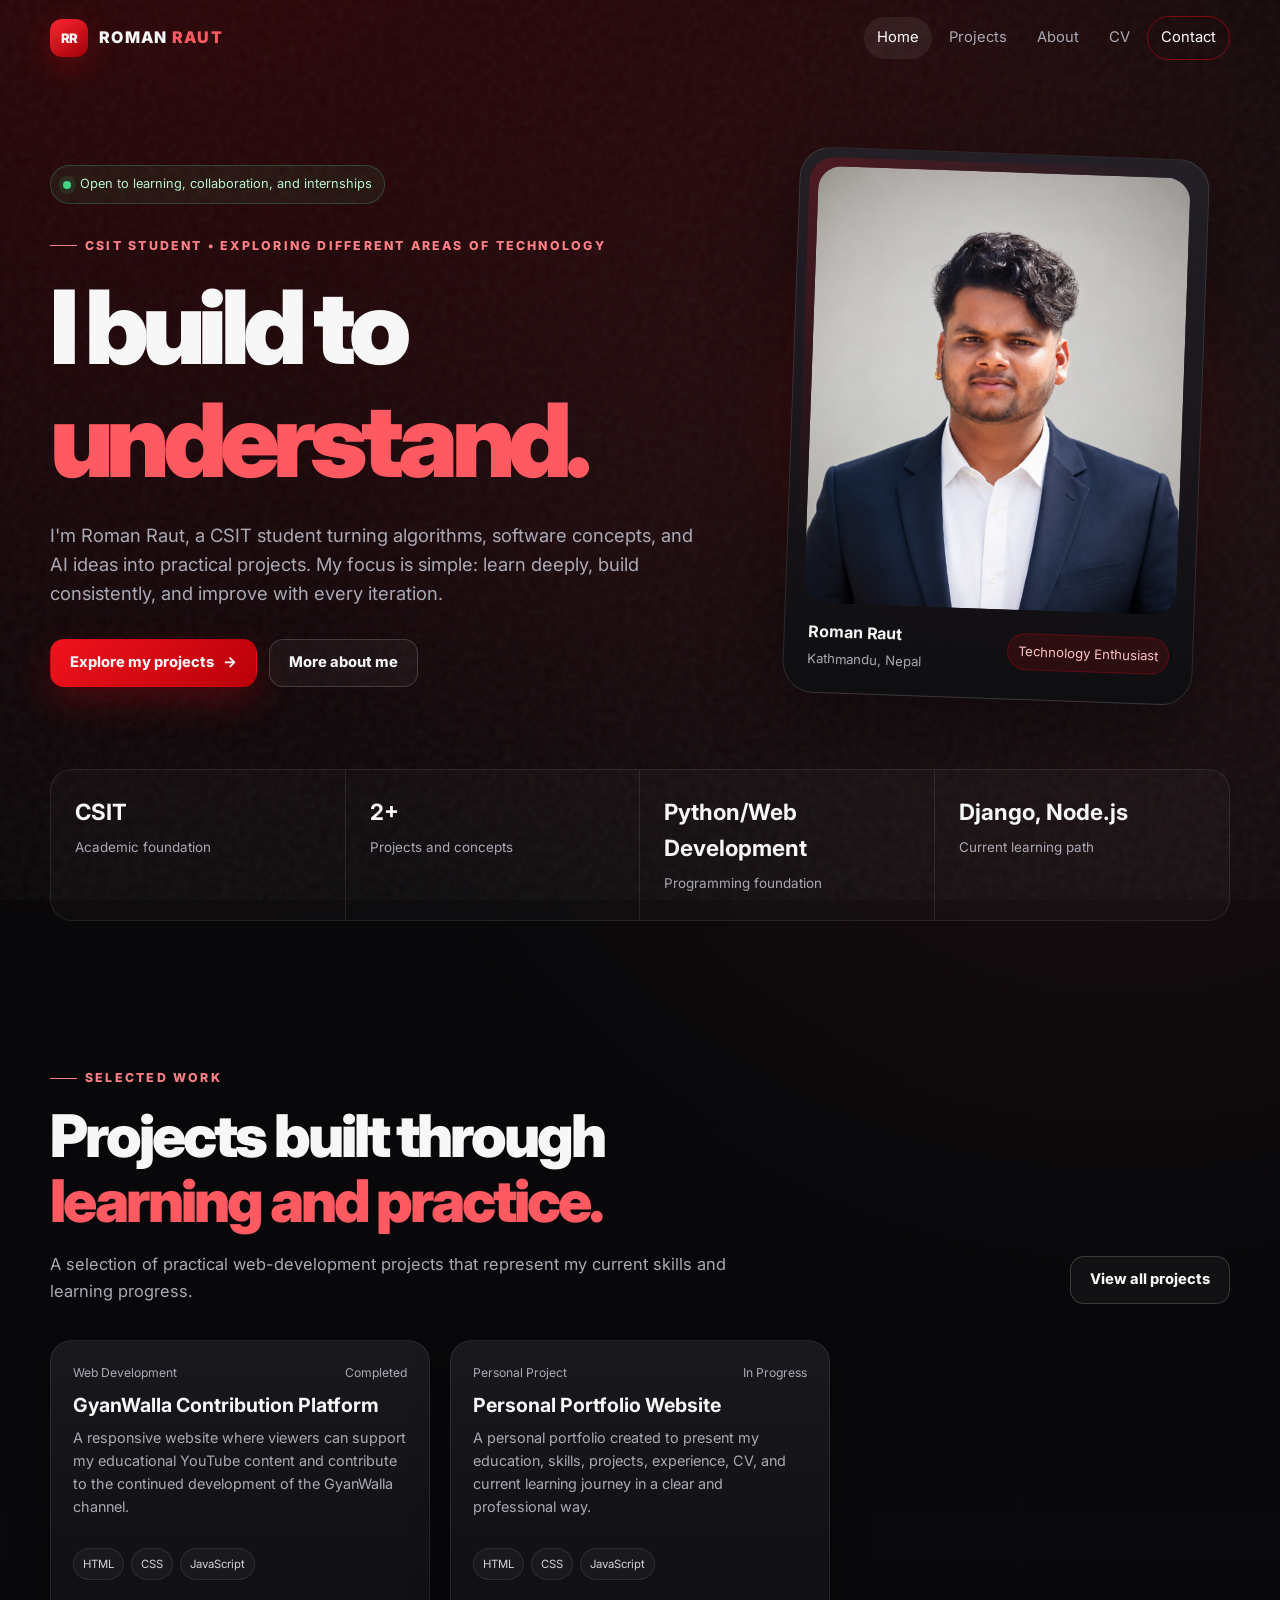
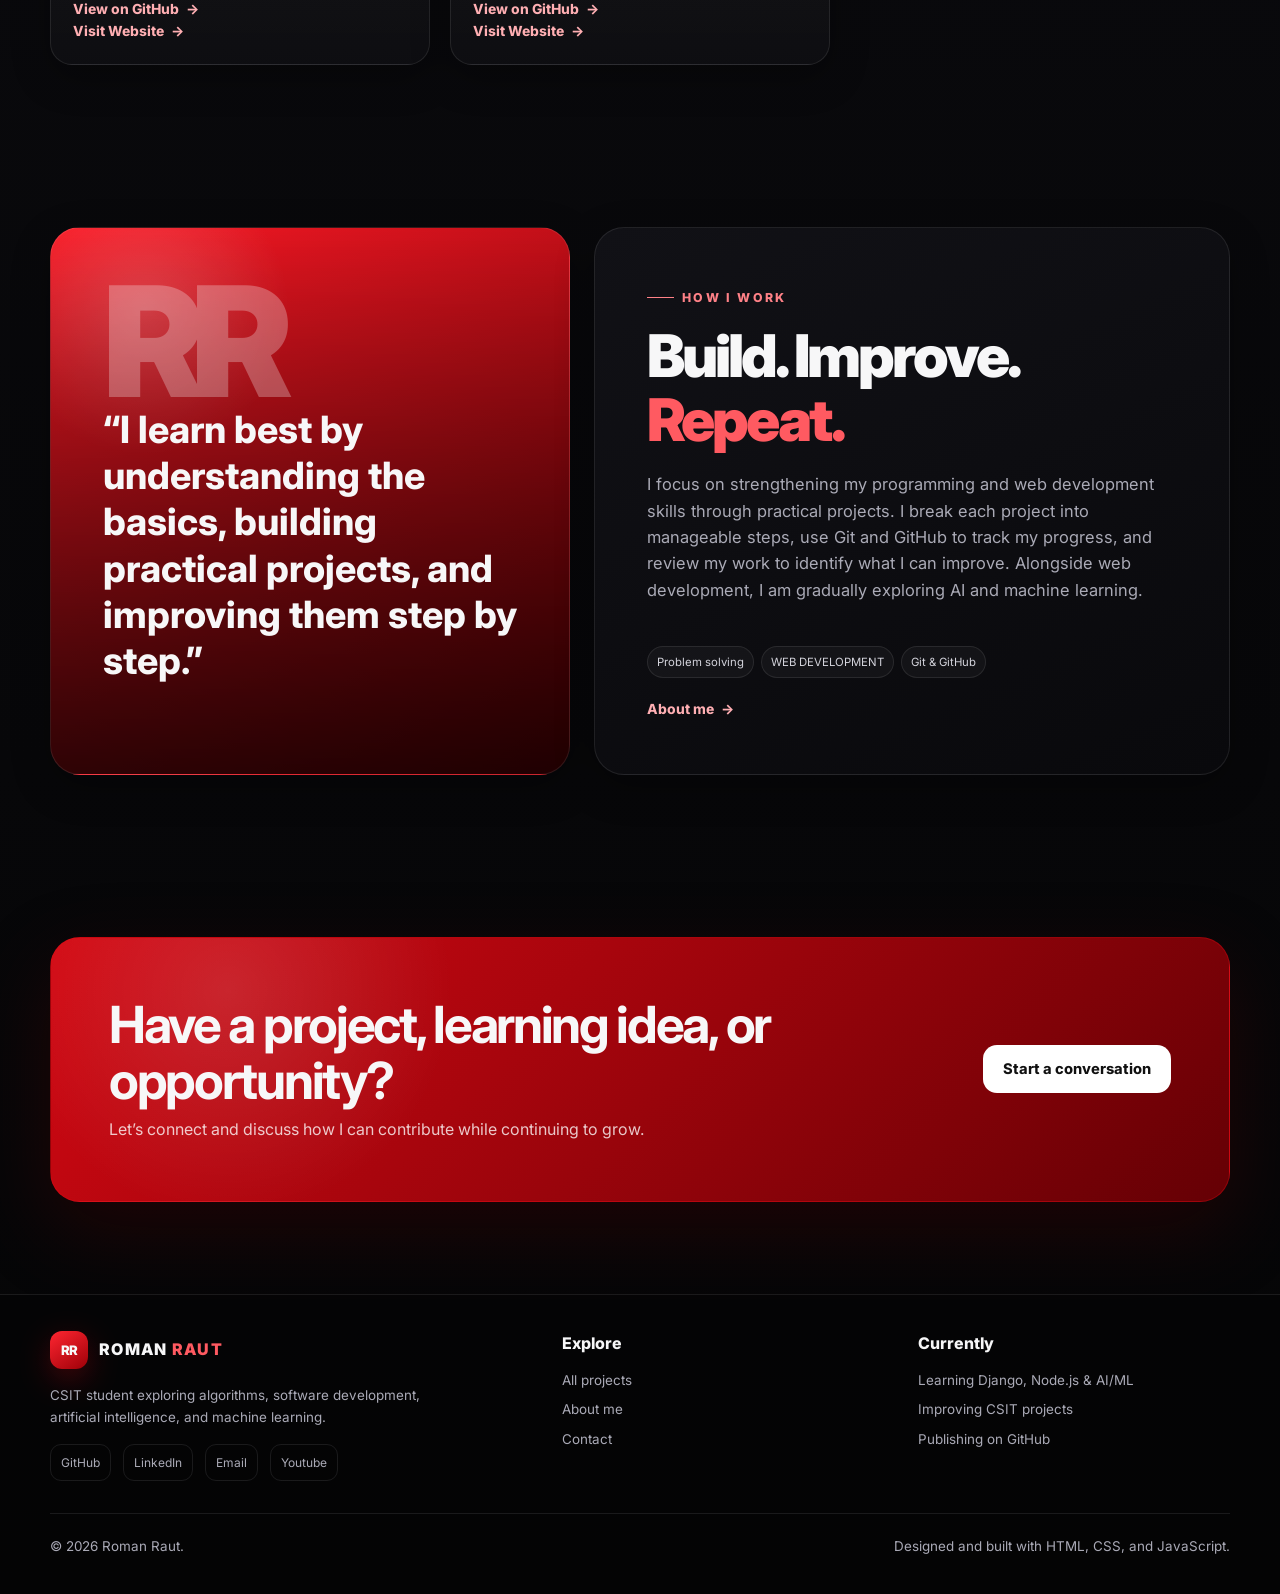
<file: index.html>
<!doctype html>
<html lang="en">
<head>
  <meta charset="utf-8">
  <meta name="viewport" content="width=device-width, initial-scale=1">
  <meta name="description" content="Portfolio of Roman Raut, a CSIT student exploring algorithms, web development, AI, and machine learning.">
  <meta name="theme-color" content="#050506">
  <title>Roman Raut | CSIT Student &amp; AI/ML Explorer</title>
  <link rel="preconnect" href="https://fonts.googleapis.com">
  <link rel="preconnect" href="https://fonts.gstatic.com" crossorigin>
  <link href="https://fonts.googleapis.com/css2?family=Inter:wght@400;500;600;700;800;900&display=swap" rel="stylesheet">
  <link rel="stylesheet" href="assets/css/style.css">
</head>
<body data-page="home">
<a class="skip-link" href="#main-content">Skip to content</a>
<header class="site-header">
  <div class="container nav-shell">
    <a class="brand" href="index.html" aria-label="Roman Raut home">
      <span class="brand-mark">RR</span>
      <span class="brand-name">ROMAN <span>RAUT</span></span>
    </a>
    <button class="menu-button" type="button" aria-label="Open navigation" aria-expanded="false"><span></span></button>
    <nav class="nav-links" aria-label="Main navigation">
      <a href="index.html" data-nav="home">Home</a>
      <a href="projects.html" data-nav="projects">Projects</a>
      <a href="about.html" data-nav="about">About</a>
            <a href="romancv.pdf" target="_blank" rel="noreferrer">CV</a>

      <a href="contact.html" data-nav="contact" class="nav-cta">Contact</a>
    </nav>
  </div>
</header>
<main id="main-content">
  <section class="hero">
    <div class="container">
      <div class="hero-grid">
        <div class="reveal">
          <div class="availability"><span class="availability-dot"></span>Open to learning, collaboration, and internships</div>
          <div class="eyebrow">CSIT Student • exploring different areas of technology</div>
          <h1 class="display-title">I build to <span class="accent">understand.</span></h1>
          <p class="hero-copy">I'm Roman Raut, a CSIT student turning algorithms, software concepts, and AI ideas into practical projects. My focus is simple: learn deeply, build consistently, and improve with every iteration.</p>
          <div class="hero-actions">
            <a class="button button-primary" href="projects.html">Explore my projects <span>→</span></a>
            <a class="button button-secondary" href="about.html">More about me</a>
          </div>
        </div>
        <div class="hero-visual reveal">
          <!-- <div class="floating-note note-one"><strong>CSIT</strong>Algorithms + software</div> -->
          <div class="profile-card">
            <img class="profile-image" src="assets/images/profile.jpg" alt="Roman Raut profile placeholder">
            <div class="profile-caption">
              <div><strong>Roman Raut</strong><span>Kathmandu, Nepal</span></div>
              <span class="profile-chip">Technology Enthusiast</span>
            </div>
          </div>
          <!-- <div class="floating-note note-two"><strong>01</strong>Project at a time</div> -->
        </div>
      </div>
      <div class="metric-strip reveal">
        <div class="metric"><strong>CSIT</strong><span>Academic foundation</span></div>
        <div class="metric"><strong>2+</strong><span>Projects and concepts</span></div>
        <div class="metric"><strong>Python/Web Development</strong><span>Programming foundation</span></div>
        <div class="metric"><strong>Django, Node.js </strong><span>Current learning path</span></div>
      </div>
    </div>
  </section>

  <section class="section">
  <div class="container">

    <div class="section-head reveal">
      <div>
        <div class="eyebrow">Selected work</div>

        <h2 class="section-title">
          Projects built through
          <span class="accent">learning and practice.</span>
        </h2>

        <p class="section-copy">
          A selection of practical web-development projects that represent
          my current skills and learning progress.
        </p>
      </div>

      <a
        class="button button-secondary"
        href="projects.html"
      >
        View all projects
      </a>
    </div>

    <div class="project-grid">

      <!-- GYANWALLA CONTRIBUTION PLATFORM -->
      <article class="project-card reveal">
        <div class="project-body">

          <div class="project-meta">
            <span>Web Development</span>
            <span>Completed</span>
          </div>

          <h3 class="project-title">
            GyanWalla Contribution Platform
          </h3>

          <p class="project-description">
            A responsive website where viewers can support my educational
            YouTube content and contribute to the continued development
            of the GyanWalla channel.
          </p>

          <div class="tags">
            <span class="tag">HTML</span>
            <span class="tag">CSS</span>
            <span class="tag">JavaScript</span>
          </div>

            <a
              class="project-link"
              href="https://github.com/meromanraut/Contribution-"
              target="_blank"
              rel="noreferrer"
            >
              View on GitHub <span>→</span>
            </a>
            <a
              class="project-link"
              href="https://contributionforme.vercel.app/"
              target="_blank"
              rel="noreferrer"
            >
              Visit Website <span>→</span>
            </a>

        </div>
      </article>

      <!-- PERSONAL PORTFOLIO -->
      <article class="project-card reveal">
        <div class="project-body">

          <div class="project-meta">
            <span>Personal Project</span>
            <span>In Progress</span>
          </div>

          <h3 class="project-title">
            Personal Portfolio Website
          </h3>

          <p class="project-description">
            A personal portfolio created to present my education, skills,
            projects, experience, CV, and current learning journey in a
            clear and professional way.
          </p>

          <div class="tags">
            <span class="tag">HTML</span>
            <span class="tag">CSS</span>
            <span class="tag">JavaScript</span>
          </div>

            <a
              class="project-link"
              href="https://github.com/meromanraut/Personal-portfolio"
              target="_blank"
              rel="noreferrer"
            >
              View on GitHub <span>→</span>
            </a>
            <a
              class="project-link"
              href="https://romanraut.com.np/"
              target="_blank"
              rel="noreferrer"
            >
              Visit Website <span>→</span>
            </a>
        </div>
      </article>

    </div>

  </div>
</section>

  <section class="section-tight">
    <div class="container split-panel">
      <div class="panel panel-accent reveal">
        <div class="panel-number">RR</div>
        <p class="quote">“I learn best by understanding the basics, building practical projects, and improving them step by step.”</p>
      </div>
      <div class="panel panel-dark reveal">
        <div class="eyebrow">How I work</div>
        <h2 class="section-title">Build. Improve.  <span class="accent">Repeat.</span></h2>
        <p class="section-copy">I focus on strengthening my programming and web development skills through practical projects. I break each project into manageable steps, use Git and GitHub to track my progress, and review my work to identify what I can improve. Alongside web development, I am gradually exploring AI and machine learning.</p>
        <div class="tags" style="margin-top:28px">
          <span class="tag">Problem solving</span><span class="tag">WEB DEVELOPMENT</span><span class="tag">Git &amp; GitHub</span>
        </div>
        <a class="project-link" href="about.html">About me <span>→</span></a>
      </div>
    </div>
  </section>

  <section class="section">
    <div class="container">
      <div class="cta-band reveal">
        <div><h2>Have a project, learning idea, or opportunity?</h2><p>Let’s connect and discuss how I can contribute while continuing to grow.</p></div>
        <a class="button" href="contact.html">Start a conversation</a>
      </div>
    </div>
  </section>
</main>
<footer class="site-footer">
  <div class="container">
    <div class="footer-grid">
      <div>
        <a class="brand" href="index.html"><span class="brand-mark">RR</span><span class="brand-name">ROMAN <span>RAUT</span></span></a>
        <p style="margin-top:16px;max-width:420px">CSIT student exploring algorithms, software development, artificial intelligence, and machine learning.</p>
        <div class="social-links">
          <a href="https://github.com/meromanraut" target="_blank" rel="noreferrer">GitHub</a>
          <a href="https://www.linkedin.com/in/meromanraut/" target="_blank" rel="noreferrer">LinkedIn</a>
          <a href="mailto:roman.raut@example.com">Email</a>
                   <a href="https://www.youtube.com/@GYAN_WALLA">Youtube</a>

        </div>
      </div>
      <div>
        <div class="footer-title">Explore</div>
        <div class="footer-links">
          <a href="projects.html">All projects</a>
          <a href="about.html">About me</a>
          <a href="contact.html">Contact</a>
          

        </div>
      </div>
      <div>
        <div class="footer-title">Currently</div>
        <div class="footer-links">
          <a href="projects.html">Learning Django, Node.js & AI/ML</a>
          <a href="project-numerical-methods.html">Improving CSIT projects</a>
          <a href="https://github.com/meromanraut" target="_blank" rel="noreferrer">Publishing on GitHub</a>
        </div>
      </div>
    </div>
    <div class="footer-bottom">
      <span>© <span data-current-year></span> Roman Raut.</span>
      <span>Designed and built with HTML, CSS, and JavaScript.</span>
    </div>
  </div>
</footer>
<script src="assets/js/main.js"></script>
</body>
</html>
</file>
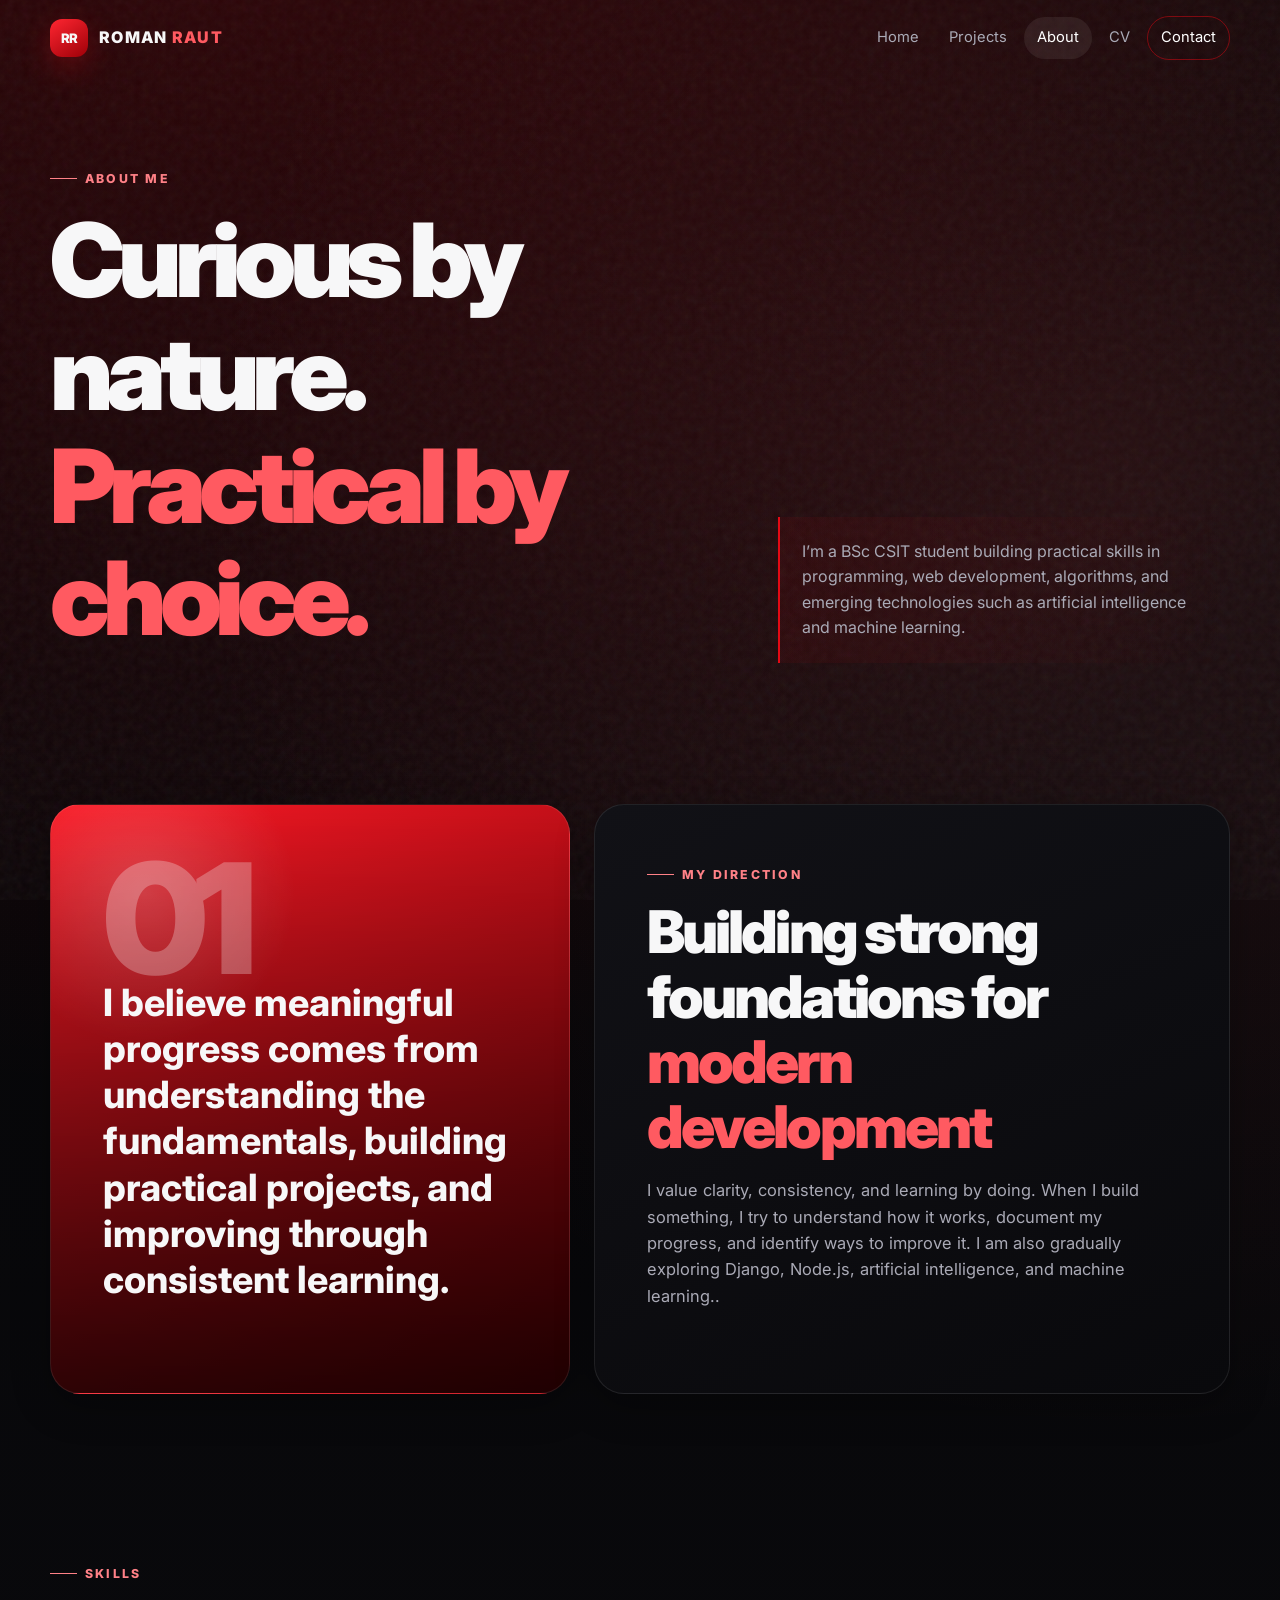
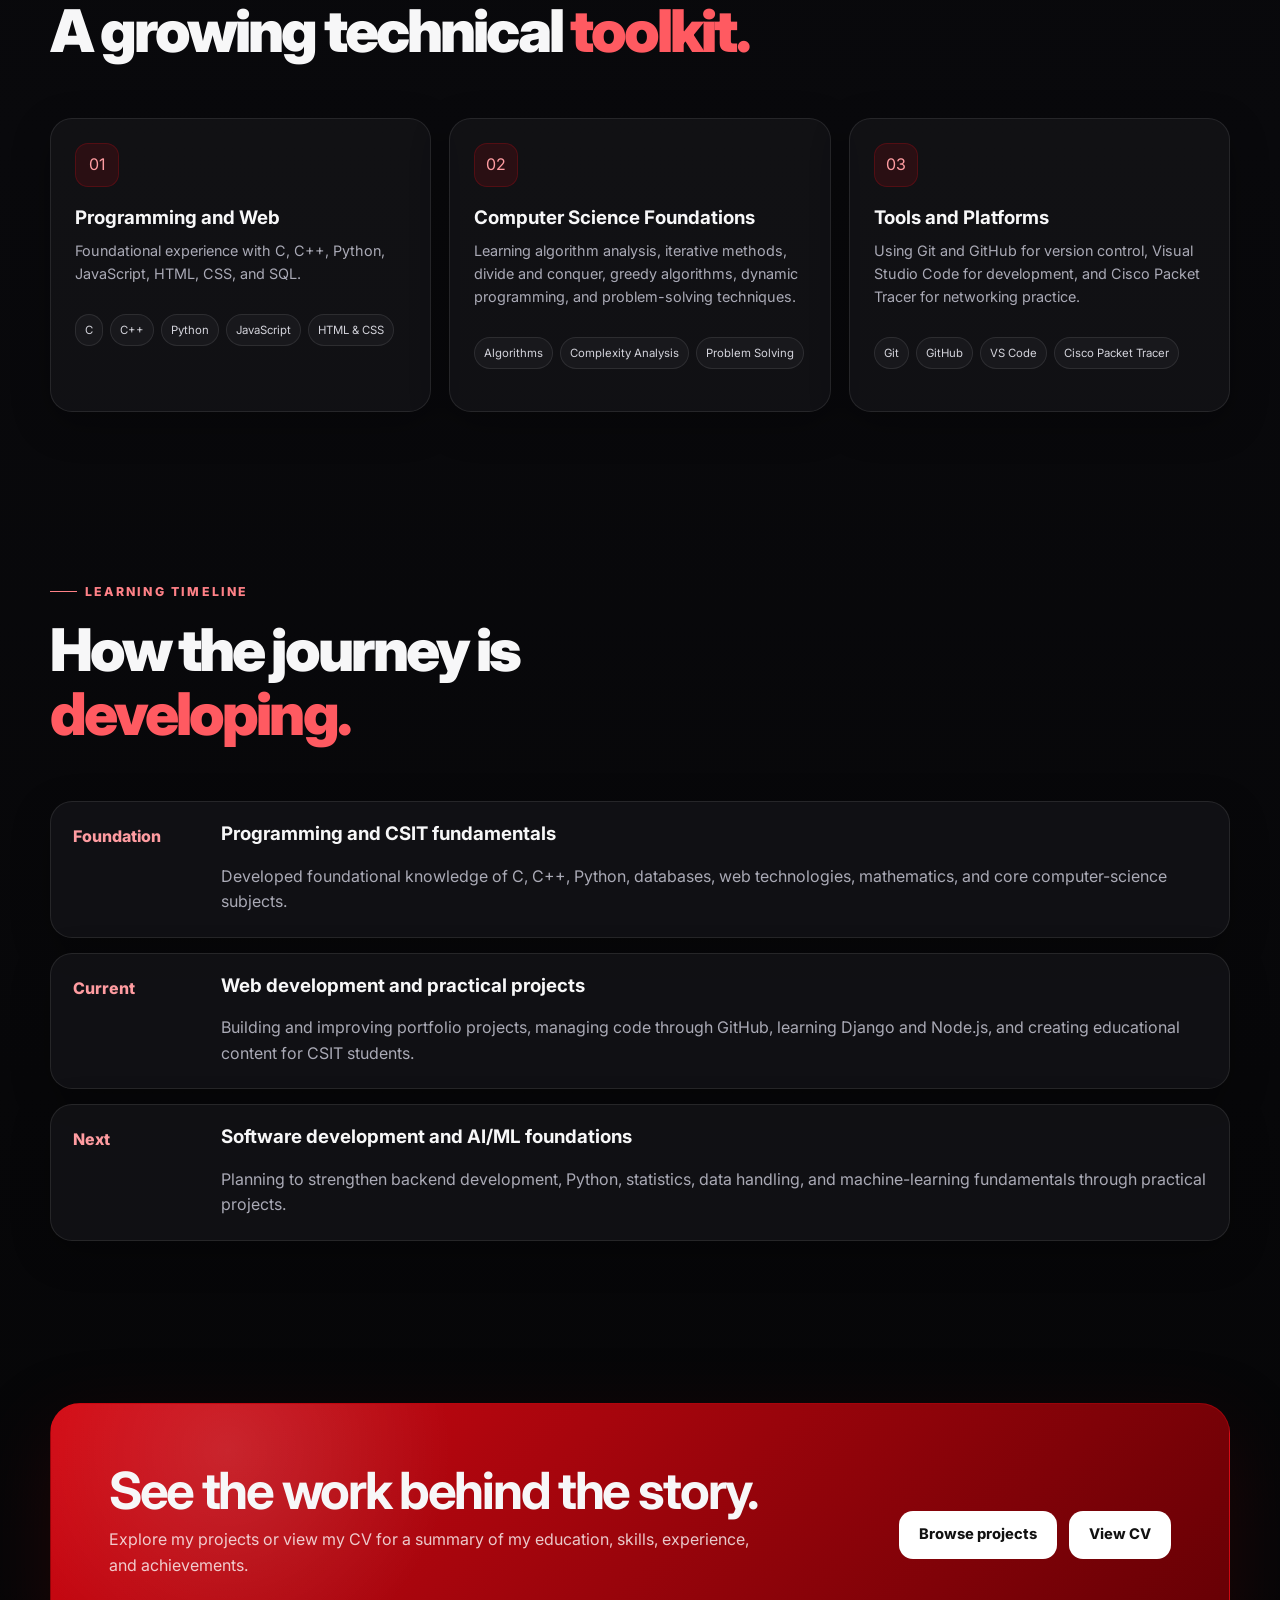
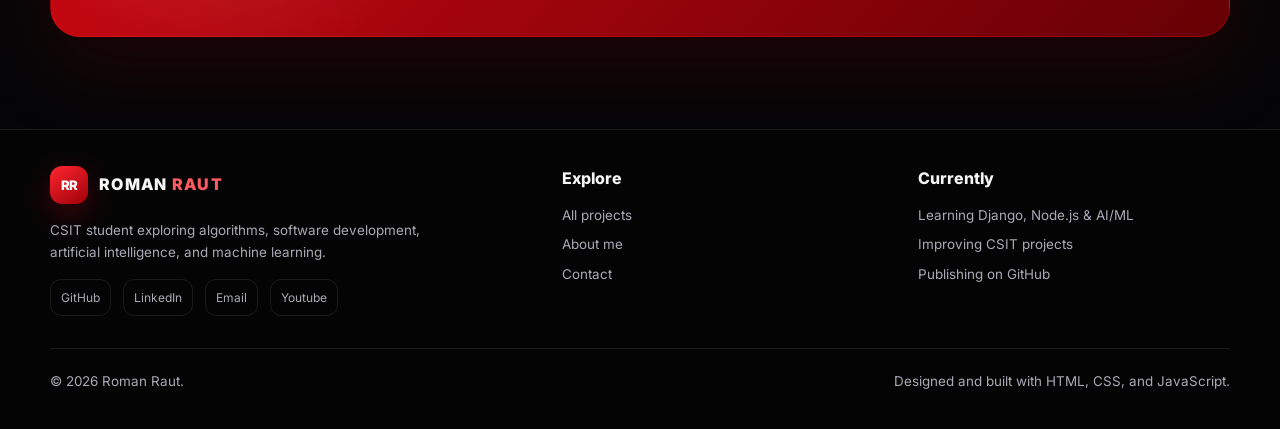
<file: about.html>
<!doctype html>
<html lang="en">
<head>
  <meta charset="utf-8">
  <meta name="viewport" content="width=device-width, initial-scale=1">
  <meta name="description" content="Learn about Roman Raut’s background, skills, learning approach, and goals.">
  <meta name="theme-color" content="#050506">
  <title>About | Roman Raut</title>
  <link rel="preconnect" href="https://fonts.googleapis.com">
  <link rel="preconnect" href="https://fonts.gstatic.com" crossorigin>
  <link href="https://fonts.googleapis.com/css2?family=Inter:wght@400;500;600;700;800;900&display=swap" rel="stylesheet">
  <link rel="stylesheet" href="assets/css/style.css">
</head>
<body data-page="about">
<a class="skip-link" href="#main-content">Skip to content</a>
<header class="site-header">
  <div class="container nav-shell">
    <a class="brand" href="index.html" aria-label="Roman Raut home">
      <span class="brand-mark">RR</span>
      <span class="brand-name">ROMAN <span>RAUT</span></span>
    </a>
    <button class="menu-button" type="button" aria-label="Open navigation" aria-expanded="false"><span></span></button>
    <nav class="nav-links" aria-label="Main navigation">
      <a href="index.html" data-nav="home">Home</a>
      <a href="projects.html" data-nav="projects">Projects</a>
      <a href="about.html" data-nav="about">About</a>
      <a href="romancv.pdf" target="_blank" rel="noreferrer">CV</a>
      <a href="contact.html" data-nav="contact" class="nav-cta">Contact</a>
    </nav>
  </div>
</header>
<main id="main-content">
  <section class="page-hero">
    <div class="container page-hero-grid">
      <div class="reveal">
        <div class="eyebrow">About me</div>
        <h1 class="display-title">Curious by nature. <span class="accent">Practical by choice.</span></h1>
      </div>
      <p class="page-hero-note reveal">I’m a BSc CSIT student  building practical skills in programming, web development, algorithms, and emerging technologies such as artificial intelligence and machine learning.</p>
    </div>
  </section>

  <section class="section-tight">
    <div class="container split-panel">
      <div class="panel panel-accent reveal">
        <div class="panel-number">01</div>
        <p class="quote">I believe meaningful progress comes from understanding the fundamentals,
  building practical projects, and improving through consistent learning.</p>
      </div>
      <div class="panel panel-dark reveal">
        <div class="eyebrow">My direction</div>
        <h2 class="section-title">Building strong foundations for <span class="accent">modern development</span></h2>
        <p class="section-copy">I value clarity, consistency, and learning by doing. When I build something,
  I try to understand how it works, document my progress, and identify ways
  to improve it. I am also gradually exploring Django, Node.js, artificial
  intelligence, and machine learning..</p>
        <!-- <p class="section-copy">I value clarity, consistency, and learning by doing. When I build something, I try to understand not only how it works, but why the approach is appropriate and how it can be improved.</p> -->
      </div>
    </div>
  </section>

  <section class="section">
    <div class="container">
      <div class="section-head reveal"><div><div class="eyebrow">Skills</div><h2 class="section-title">A growing technical <span class="accent">toolkit.</span></h2></div></div>
      <div class="info-grid">
        <article class="info-card reveal"><div class="icon-box">01</div><h3>Programming and Web</h3><p>Foundational experience with C, C++, Python, JavaScript,
    HTML, CSS, and SQL.
  </p>

  <div class="tags">
    <span class="tag">C</span>
    <span class="tag">C++</span>
    <span class="tag">Python</span>
    <span class="tag">JavaScript</span>
    <span class="tag">HTML &amp; CSS</span>
  </div>
</article>
        <article class="info-card reveal">
  <div class="icon-box">02</div>
  <h3>Computer Science Foundations</h3>
  <p>
    Learning algorithm analysis, iterative methods, divide and conquer,
    greedy algorithms, dynamic programming, and problem-solving techniques.
  </p>

  <div class="tags">
    <span class="tag">Algorithms</span>
    <span class="tag">Complexity Analysis</span>
    <span class="tag">Problem Solving</span>
  </div>
</article>
       <article class="info-card reveal">
  <div class="icon-box">03</div>
  <h3>Tools and Platforms</h3>
  <p>
    Using Git and GitHub for version control, Visual Studio Code for
    development, and Cisco Packet Tracer for networking practice.
  </p>

  <div class="tags">
    <span class="tag">Git</span>
    <span class="tag">GitHub</span>
    <span class="tag">VS Code</span>
    <span class="tag">Cisco Packet Tracer</span>
  </div>
</article>
      </div>
    </div>
  </section>

  <section class="section-tight">
    <div class="container">
      <div class="section-head reveal"><div><div class="eyebrow">Learning timeline</div><h2 class="section-title">How the journey is <span class="accent">developing.</span></h2></div></div>
      <div class="timeline">
        <article class="timeline-item reveal"><div class="timeline-date">Foundation</div><div><h3>Programming and CSIT fundamentals</h3>
<p>
  Developed foundational knowledge of C, C++, Python, databases,
  web technologies, mathematics, and core computer-science subjects.
</p></div></article>
        <article class="timeline-item reveal"><div class="timeline-date">Current</div><div><h3>Web development and practical projects</h3>
<p>
  Building and improving portfolio projects, managing code through GitHub,
  learning Django and Node.js, and creating educational content for CSIT students.
</p></div></article>
        <article class="timeline-item reveal"><div class="timeline-date">Next</div><div><h3>Software development and AI/ML foundations</h3>
<p>
  Planning to strengthen backend development, Python, statistics,
  data handling, and machine-learning fundamentals through practical projects.
</p></div></article>
      </div>
    </div>
  </section>

</main>
<section class="section">
  <div class="container">
    <div class="cta-band reveal">
      <div>
        <h2>See the work behind the story.</h2>
        <p>
          Explore my projects or view my CV for a summary of my
          education, skills, experience, and achievements.
        </p>
      </div>

      <div class="hero-actions">
        <a class="button" href="projects.html">Browse projects</a>
        <a
          class="button button-outline"
          href="romancv.pdf"
          target="_blank"
          rel="noreferrer"
        >
          View CV
        </a>
      </div>
    </div>
  </div>
</section>
<footer class="site-footer">
  <div class="container">
    <div class="footer-grid">
      <div>
        <a class="brand" href="index.html"><span class="brand-mark">RR</span><span class="brand-name">ROMAN <span>RAUT</span></span></a>
        <p style="margin-top:16px;max-width:420px">CSIT student exploring algorithms, software development, artificial intelligence, and machine learning.</p>
        <div class="social-links">
          <a href="https://github.com/meromanraut" target="_blank" rel="noreferrer">GitHub</a>
          <a href="https://www.linkedin.com/in/meromanraut/" target="_blank" rel="noreferrer">LinkedIn</a>
          <a href="mailto:roman.raut@example.com">Email</a>
                   <a href="https://www.youtube.com/@GYAN_WALLA">Youtube</a>

        </div>
      </div>
      <div>
        <div class="footer-title">Explore</div>
        <div class="footer-links">
          <a href="projects.html">All projects</a>
          <a href="about.html">About me</a>
          <a href="contact.html">Contact</a>
        </div>
      </div>
      <div>
        <div class="footer-title">Currently</div>
        <div class="footer-links">
          <a href="projects.html">Learning Django, Node.js & AI/ML</a>
          <a href="project-numerical-methods.html">Improving CSIT projects</a>
          <a href="https://github.com/meromanraut" target="_blank" rel="noreferrer">Publishing on GitHub</a>
        </div>
      </div>
    </div>
    <div class="footer-bottom">
      <span>© <span data-current-year></span> Roman Raut.</span>
      <span>Designed and built with HTML, CSS, and JavaScript.</span>
    </div>
  </div>
</footer>
<script src="assets/js/main.js"></script>
</body>
</html>
</file>
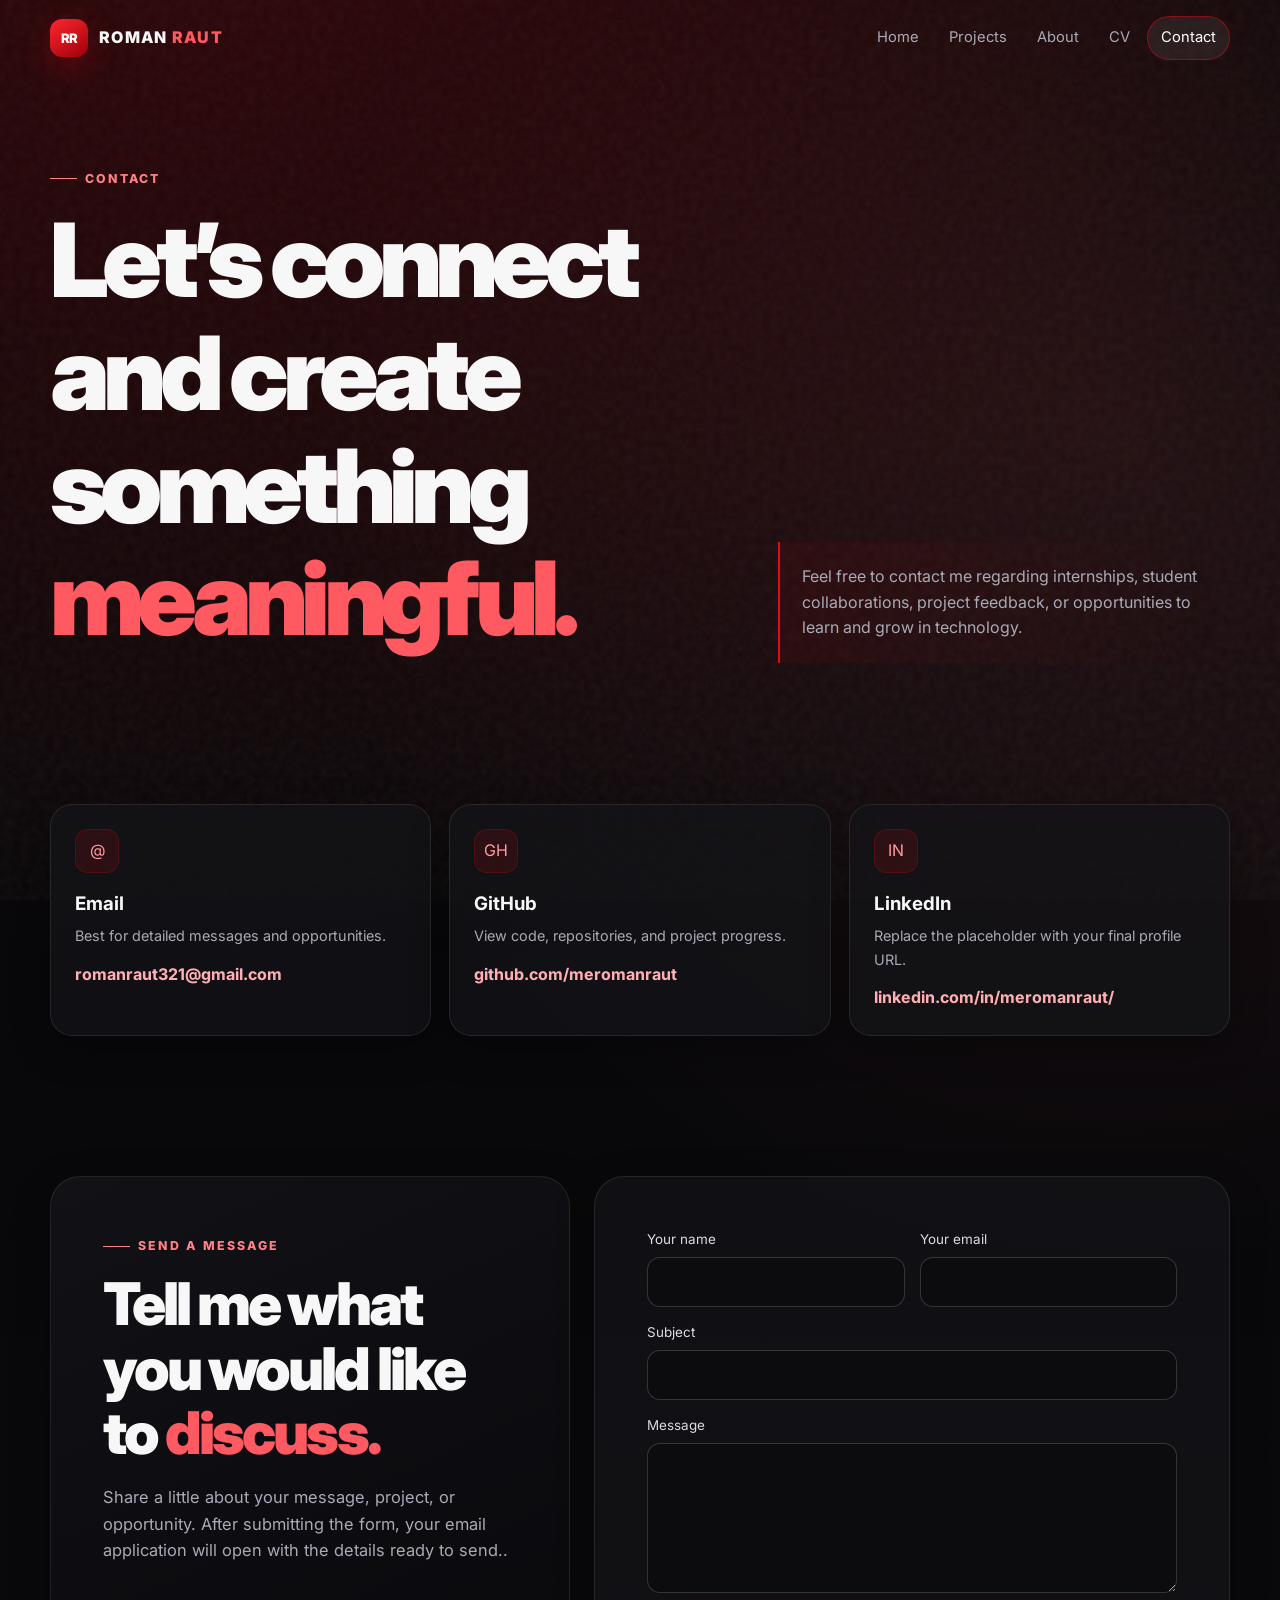
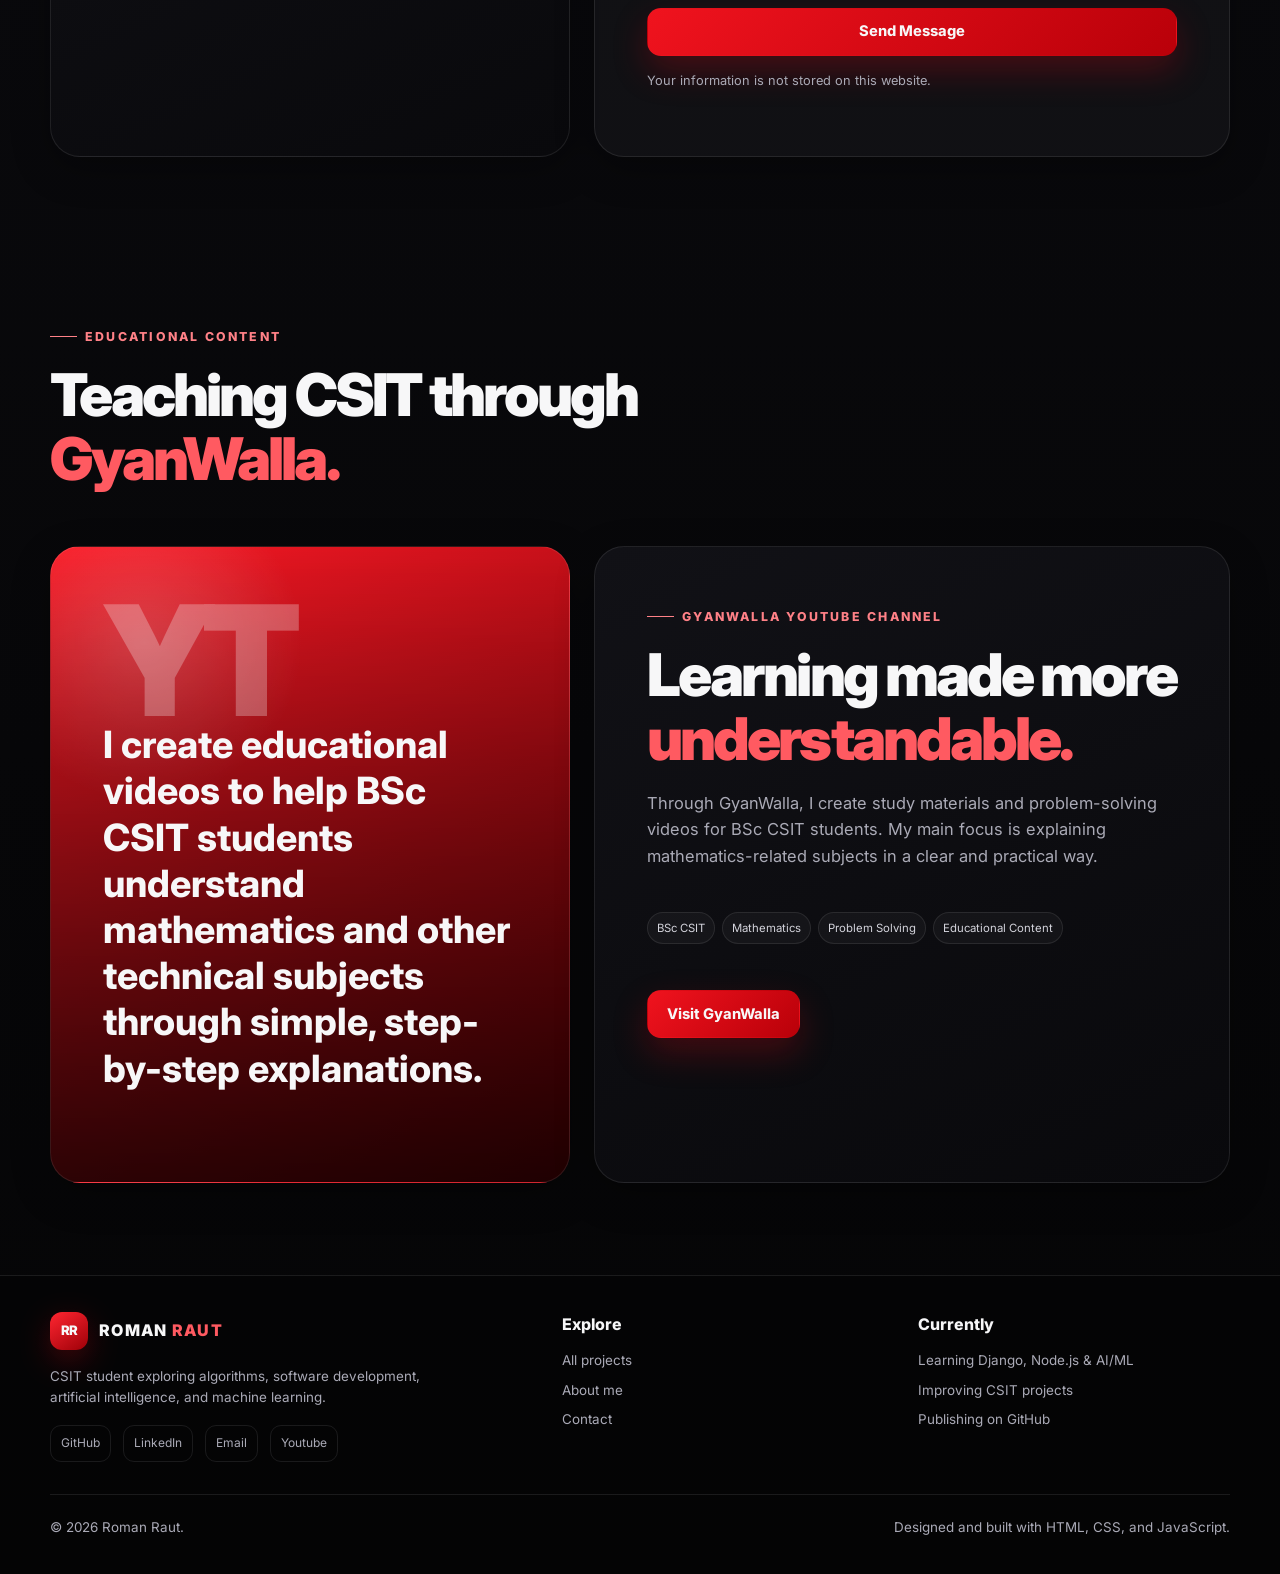
<file: contact.html>
<!doctype html>
<html lang="en">
<head>
  <meta charset="utf-8">
  <meta name="viewport" content="width=device-width, initial-scale=1">
  <meta name="description" content="Contact Roman Raut about projects, learning, collaboration, and opportunities.">
  <meta name="theme-color" content="#050506">
  <title>Contact | Roman Raut</title>
  <link rel="preconnect" href="https://fonts.googleapis.com">
  <link rel="preconnect" href="https://fonts.gstatic.com" crossorigin>
  <link href="https://fonts.googleapis.com/css2?family=Inter:wght@400;500;600;700;800;900&display=swap" rel="stylesheet">
  <link rel="stylesheet" href="assets/css/style.css">
</head>
<body data-page="contact">
<a class="skip-link" href="#main-content">Skip to content</a>
<header class="site-header">
  <div class="container nav-shell">
    <a class="brand" href="index.html" aria-label="Roman Raut home">
      <span class="brand-mark">RR</span>
      <span class="brand-name">ROMAN <span>RAUT</span></span>
    </a>
    <button class="menu-button" type="button" aria-label="Open navigation" aria-expanded="false"><span></span></button>
    <nav class="nav-links" aria-label="Main navigation">
      <a href="index.html" data-nav="home">Home</a>
      <a href="projects.html" data-nav="projects">Projects</a>
      <a href="about.html" data-nav="about">About</a>
            <a href="romancv.pdf" target="_blank" rel="noreferrer">CV</a>

      <a href="contact.html" data-nav="contact" class="nav-cta">Contact</a>
    </nav>
  </div>
</header>
<main id="main-content">
  <section class="page-hero">
    <div class="container page-hero-grid">
      <div class="reveal"><div class="eyebrow">Contact</div><h1 class="display-title">Let’s connect and create something <span class="accent">meaningful.</span></h1></div>
      <p class="page-hero-note reveal">Feel free to contact me regarding internships, student collaborations, project feedback, or opportunities to learn and grow in technology.</p>
    </div>
  </section>

  <section class="section-tight">
    <div class="container">
      <div class="contact-grid">
        <article class="contact-card reveal"><div class="icon-box">@</div><h3>Email</h3><p>Best for detailed messages and opportunities.</p><a href="mailto:romanraut321@gmail.com">romanraut321@gmail.com</a></article>
        <article class="contact-card reveal"><div class="icon-box">GH</div><h3>GitHub</h3><p>View code, repositories, and project progress.</p><a href="https://github.com/meromanraut" target="_blank" rel="noreferrer">github.com/meromanraut</a></article>
        <article class="contact-card reveal"><div class="icon-box">IN</div><h3>LinkedIn</h3><p>Replace the placeholder with your final profile URL.</p><a href="https://www.linkedin.com/in/meromanraut/"target="_blank" rel="noreferrer">linkedin.com/in/meromanraut/</a></article>
      </div>
    </div>
  </section>

  <section class="section-tight">
    <div class="container split-panel">
      <div class="panel panel-dark reveal">
        <div class="eyebrow">Send a message</div>
        <h2 class="section-title">Tell me what you would like to  <span class="accent">discuss.</span></h2>
        <p class="section-copy">Share a little about your message, project, or opportunity. After submitting the form, your email application will open with the details ready to send.</code>.</p>
      </div>
      <div class="panel reveal">
        <form class="contact-form" data-contact-form>
          <div class="form-row">
            <label>Your name<input type="text" name="name" autocomplete="name" required></label>
            <label>Your email<input type="email" name="email" autocomplete="email" required></label>
          </div>
          <label>Subject<input type="text" name="subject" required></label>
          <label>Message<textarea name="message" required></textarea></label>
          <button class="button button-primary" type="submit">Send Message</button>
          <p class="form-note">Your information is not stored on this website.</p>
        </form>
      </div>
    </div>
  </section>
  <section class="section" id="youtube">
  <div class="container">

    <div class="section-head reveal">
      <div>
        <div class="eyebrow">Educational content</div>

        <h2 class="section-title">
          Teaching CSIT through
          <span class="accent">GyanWalla.</span>
        </h2>
      </div>
    </div>

    <div class="split-panel">

      <div class="panel panel-accent reveal">
        <div class="panel-number">YT</div>

        <p class="quote">
          I create educational videos to help BSc CSIT students understand
          mathematics and other technical subjects through simple,
          step-by-step explanations.
        </p>
      </div>

      <div class="panel panel-dark reveal">
        <div class="eyebrow">GyanWalla YouTube Channel</div>

        <h3 class="section-title">
          Learning made more
          <span class="accent">understandable.</span>
        </h3>

        <p class="section-copy">
          Through GyanWalla, I create study materials and problem-solving
          videos for BSc CSIT students. My main focus is explaining
          mathematics-related subjects in a clear and practical way.
        </p>

        <div class="tags" style="margin-top:28px">
          <span class="tag">BSc CSIT</span>
          <span class="tag">Mathematics</span>
          <span class="tag">Problem Solving</span>
          <span class="tag">Educational Content</span>
        </div>

        <a
          class="button button-primary"
          href="https://www.youtube.com/@GYAN_WALLA"
          target="_blank"
          rel="noreferrer"
          style="margin-top:28px"
        >
          Visit GyanWalla
        </a>
      </div>

    </div>

  </div>
</section>
</main><footer class="site-footer">
  <div class="container">
    <div class="footer-grid">
      <div>
        <a class="brand" href="index.html"><span class="brand-mark">RR</span><span class="brand-name">ROMAN <span>RAUT</span></span></a>
        <p style="margin-top:16px;max-width:420px">CSIT student exploring algorithms, software development, artificial intelligence, and machine learning.</p>
        <div class="social-links">
          <a href="https://github.com/meromanraut" target="_blank" rel="noreferrer">GitHub</a>
          <a href="https://www.linkedin.com/in/meromanraut/" target="_blank" rel="noreferrer">LinkedIn</a>
          <a href="mailto:roman.raut@example.com">Email</a>
         <a href="https://www.youtube.com/@GYAN_WALLA">Youtube</a>
        </div>
      </div>
      <div>
        <div class="footer-title">Explore</div>
        <div class="footer-links">
          <a href="projects.html">All projects</a>
          <a href="about.html">About me</a>
          <a href="contact.html">Contact</a>
        </div>
      </div>
      <div>
        <div class="footer-title">Currently</div>
        <div class="footer-links">
          <a href="projects.html">Learning Django, Node.js & AI/ML</a>
          <a href="project-numerical-methods.html">Improving CSIT projects</a>
          <a href="https://github.com/meromanraut" target="_blank" rel="noreferrer">Publishing on GitHub</a>
        </div>
      </div>
    </div>
    <div class="footer-bottom">
      <span>© <span data-current-year></span> Roman Raut.</span>
      <span>Designed and built with HTML, CSS, and JavaScript.</span>
    </div>
  </div>
</footer>
<script src="assets/js/main.js"></script>
</body>
</html>
</file>
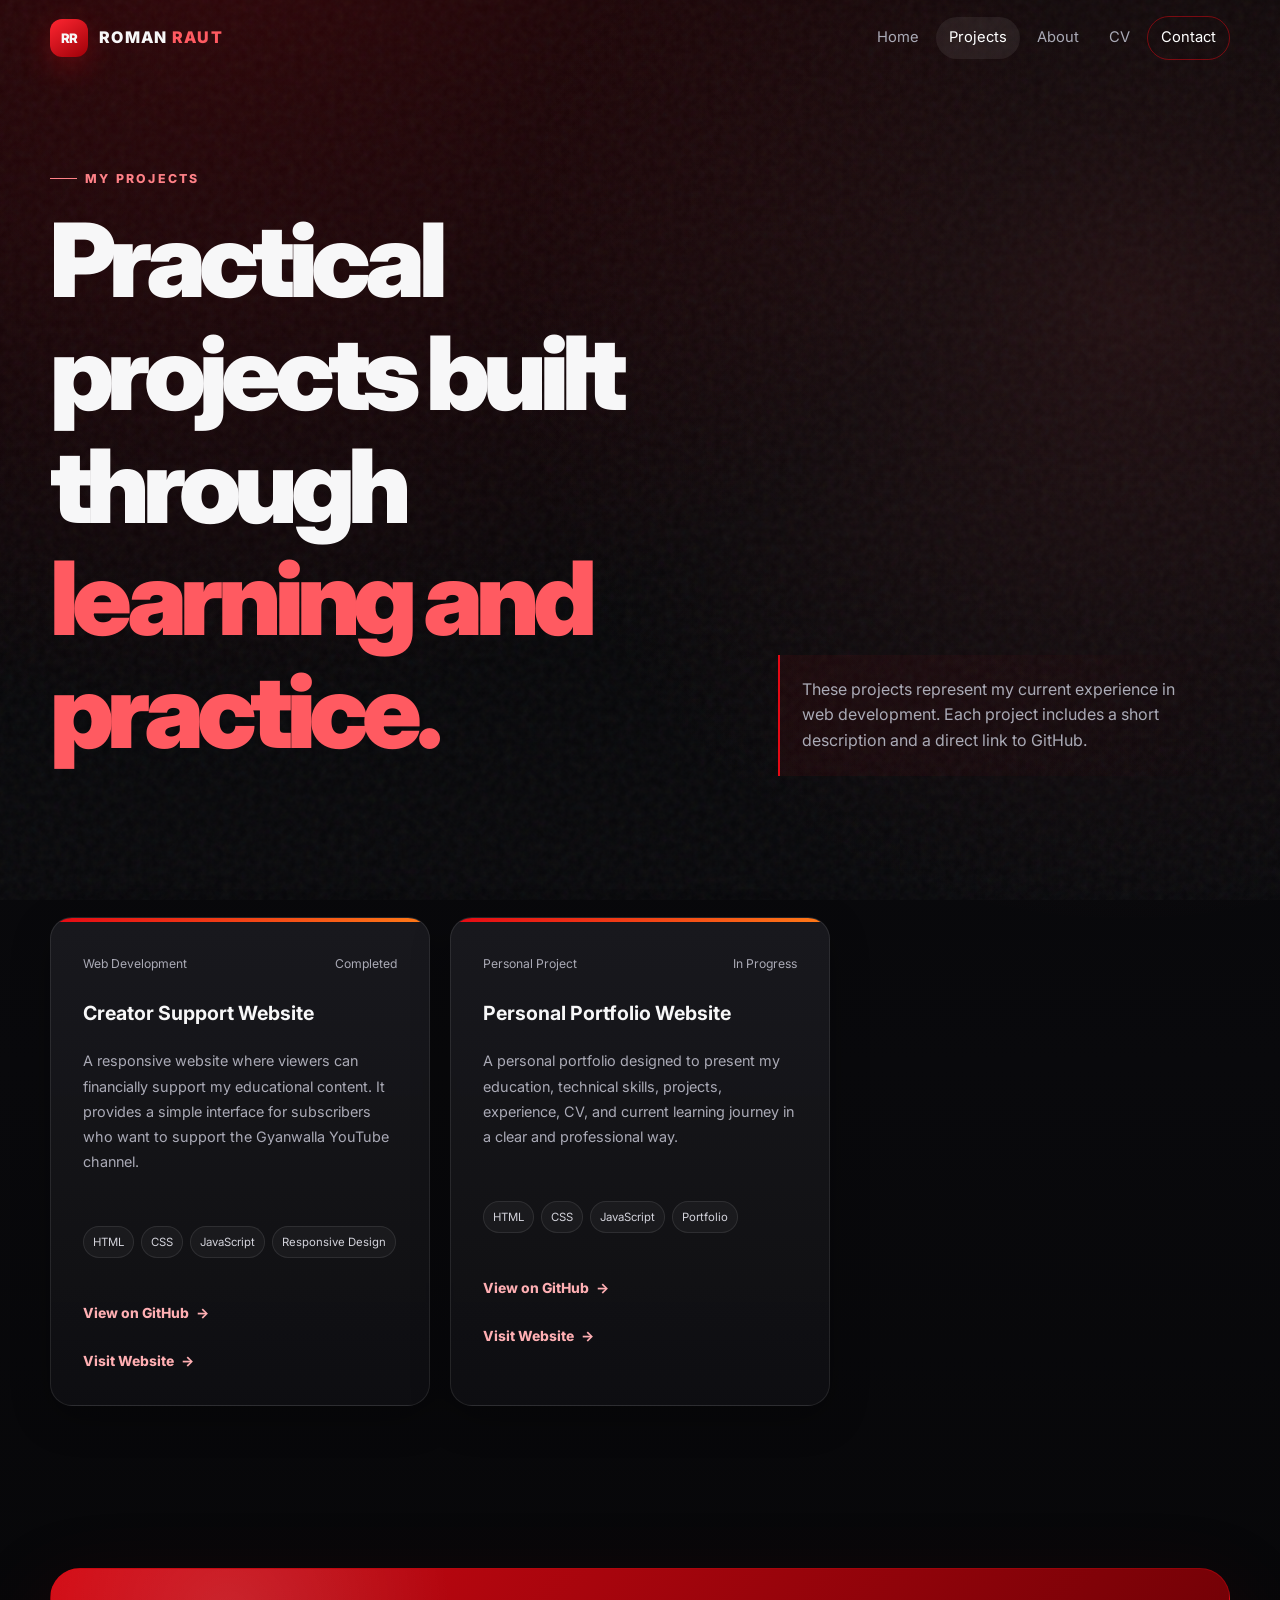
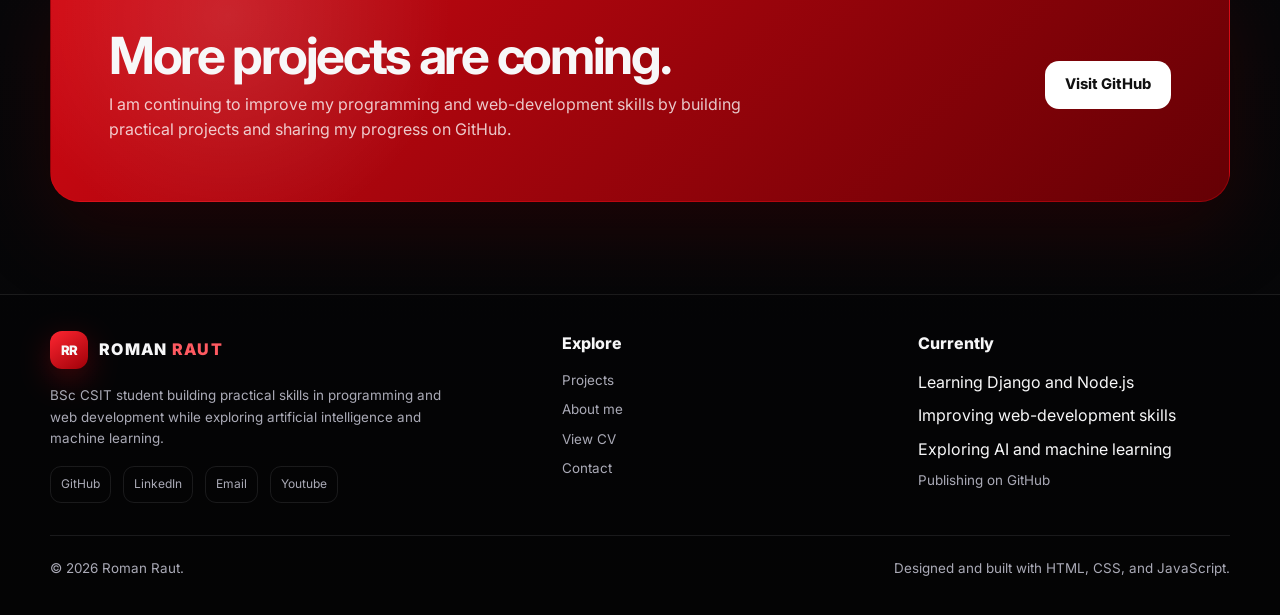
<file: projects.html>
<!doctype html>
<html lang="en">
<head>
  <meta charset="utf-8">
  <meta name="viewport" content="width=device-width, initial-scale=1">

  <meta
    name="description"
    content="Explore Roman Raut's creator-support website and personal portfolio projects."
  >

  <meta name="theme-color" content="#050506">
  <title>Projects | Roman Raut</title>

  <link rel="preconnect" href="https://fonts.googleapis.com">
  <link rel="preconnect" href="https://fonts.gstatic.com" crossorigin>

  <link
    href="https://fonts.googleapis.com/css2?family=Inter:wght@400;500;600;700;800;900&display=swap"
    rel="stylesheet"
  >

  <link rel="stylesheet" href="assets/css/style.css">

  <style>
    .project-card {
      position: relative;
      overflow: hidden;
    }

    .project-card::before {
      content: "";
      display: block;
      width: 100%;
      height: 4px;
      background: linear-gradient(90deg, #e50914, #ff7a18);
    }

    .project-card .project-body {
      padding: 32px;
    }

    .project-title {
      margin-top: 18px;
    }

    .project-description {
      margin-top: 14px;
      line-height: 1.75;
    }

    .project-card .tags {
      margin-top: 22px;
    }

    .project-card .project-link {
      display: inline-flex;
      margin-top: 26px;
    }

    @media (max-width: 640px) {
      .project-card .project-body {
        padding: 24px;
      }
    }
  </style>
</head>

<body data-page="projects">

<a class="skip-link" href="#main-content">Skip to content</a>

<header class="site-header">
  <div class="container nav-shell">

    <a class="brand" href="index.html" aria-label="Roman Raut home">
      <span class="brand-mark">RR</span>

      <span class="brand-name">
        ROMAN <span>RAUT</span>
      </span>
    </a>

    <button
      class="menu-button"
      type="button"
      aria-label="Open navigation"
      aria-expanded="false"
    >
      <span></span>
    </button>

    <nav class="nav-links" aria-label="Main navigation">
      <a href="index.html" data-nav="home">Home</a>

      <a
        href="projects.html"
        data-nav="projects"
        aria-current="page"
      >
        Projects
      </a>

      <a href="about.html" data-nav="about">About</a>

      <a
        href="romancv.pdf"
        target="_blank"
        rel="noreferrer"
      >
        CV
      </a>

      <a
        href="contact.html"
        data-nav="contact"
        class="nav-cta"
      >
        Contact
      </a>
    </nav>

  </div>
</header>

<main id="main-content">

  <section class="page-hero">
    <div class="container page-hero-grid">

      <div class="reveal">
        <div class="eyebrow">My projects</div>

        <h1 class="display-title">
          Practical projects built through
          <span class="accent">learning and practice.</span>
        </h1>
      </div>

      <p class="page-hero-note reveal">
        These projects represent my current experience in web development.
        Each project includes a short description and a direct link to GitHub.
      </p>

    </div>
  </section>

  <section class="section-tight">
    <div class="container">

      <div class="project-grid">

        <!-- CONTRIBUTION WEBSITE -->
        <article class="project-card reveal">
          <div class="project-body">

            <div class="project-meta">
              <span>Web Development</span>
              <span>Completed</span>
            </div>

            <h2 class="project-title">
              Creator Support Website
            </h2>

            <p class="project-description">
              A responsive website where viewers can financially support
              my educational content. It provides a simple interface for
              subscribers who want to support the Gyanwalla YouTube channel.
            </p>

            <div class="tags">
              <span class="tag">HTML</span>
              <span class="tag">CSS</span>
              <span class="tag">JavaScript</span>
              <span class="tag">Responsive Design</span>
            </div>

            <a
              class="project-link"
              href="https://github.com/meromanraut/Contribution-"
              target="_blank"
              rel="noreferrer"
            >
              View on GitHub <span>→</span>
            </a>
            <a
              class="project-link"
              href="https://contributionforme.vercel.app/"
              target="_blank"
              rel="noreferrer"
            >
              Visit Website <span>→</span>
            </a>

          </div>
        </article>

        <!-- PERSONAL PORTFOLIO -->
        <article class="project-card reveal">
          <div class="project-body">

            <div class="project-meta">
              <span>Personal Project</span>
              <span>In Progress</span>
            </div>

            <h2 class="project-title">
              Personal Portfolio Website
            </h2>

            <p class="project-description">
              A personal portfolio designed to present my education,
              technical skills, projects, experience, CV, and current
              learning journey in a clear and professional way.
            </p>

            <div class="tags">
              <span class="tag">HTML</span>
              <span class="tag">CSS</span>
              <span class="tag">JavaScript</span>
              <span class="tag">Portfolio</span>
            </div>
<a
              class="project-link"
              href="https://github.com/meromanraut/Personal-portfolio"
              target="_blank"
              rel="noreferrer"
            >
              View on GitHub <span>→</span>
            </a>
            <a
              class="project-link"
              href="https://romanraut.com.np/"
              target="_blank"
              rel="noreferrer"
            >
              Visit Website <span>→</span>
            </a>
          </div>
        </article>

      </div>

    </div>
  </section>

  <section class="section">
    <div class="container">

      <div class="cta-band reveal">

        <div>
          <h2>More projects are coming.</h2>

          <p>
            I am continuing to improve my programming and web-development
            skills by building practical projects and sharing my progress
            on GitHub.
          </p>
        </div>

        <a
          class="button"
          href="https://github.com/meromanraut"
          target="_blank"
          rel="noreferrer"
        >
          Visit GitHub
        </a>

      </div>

    </div>
  </section>

</main>

<footer class="site-footer">
  <div class="container">

    <div class="footer-grid">

      <div>
        <a class="brand" href="index.html">
          <span class="brand-mark">RR</span>

          <span class="brand-name">
            ROMAN <span>RAUT</span>
          </span>
        </a>

        <p style="margin-top:16px;max-width:420px">
          BSc CSIT student building practical skills in programming
          and web development while exploring artificial intelligence
          and machine learning.
        </p>

        <div class="social-links">

          <a
            href="https://github.com/meromanraut"
            target="_blank"
            rel="noreferrer"
          >
            GitHub
          </a>

          <a
            href="https://www.linkedin.com/in/meromanraut/"
            target="_blank"
            rel="noreferrer"
          >
            LinkedIn
          </a>

          <a href="mailto:romanraut321@gmail.com">
            Email
          </a>
                   <a href="https://www.youtube.com/@GYAN_WALLA">Youtube</a>


        </div>
      </div>

      <div>
        <div class="footer-title">Explore</div>

        <div class="footer-links">
          <a href="projects.html">Projects</a>
          <a href="about.html">About me</a>

          <a
            href="romancv.pdf"
            target="_blank"
            rel="noreferrer"
          >
            View CV
          </a>

          <a href="contact.html">Contact</a>
        </div>
      </div>

      <div>
        <div class="footer-title">Currently</div>

        <div class="footer-links">
          <span>Learning Django and Node.js</span>
          <span>Improving web-development skills</span>
          <span>Exploring AI and machine learning</span>

          <a
            href="https://github.com/meromanraut"
            target="_blank"
            rel="noreferrer"
          >
            Publishing on GitHub
          </a>
        </div>
      </div>

    </div>

    <div class="footer-bottom">
      <span>
        © <span data-current-year></span> Roman Raut.
      </span>

      <span>
        Designed and built with HTML, CSS, and JavaScript.
      </span>
    </div>

  </div>
</footer>

<script src="assets/js/main.js"></script>

</body>
</html>
</file>
<file: assets/css/style.css>
:root {
  --bg: #050506;
  --bg-soft: #0b0b0e;
  --surface: rgba(20, 20, 24, 0.78);
  --surface-solid: #141418;
  --surface-2: #1a1a20;
  --text: #f7f7f8;
  --muted: #aaaab6;
  --line: rgba(255, 255, 255, 0.09);
  --line-strong: rgba(255, 255, 255, 0.17);
  --accent: #e50914;
  --accent-2: #ff5a61;
  --success: #45d483;
  --shadow: 0 24px 80px rgba(0, 0, 0, 0.42);
  --shadow-small: 0 12px 38px rgba(0, 0, 0, 0.3);
  --radius-xl: 30px;
  --radius-lg: 22px;
  --radius-md: 16px;
  --container: 1180px;
}

* { box-sizing: border-box; }
html { scroll-behavior: smooth; }
body {
  margin: 0;
  min-height: 100vh;
  color: var(--text);
  background:
    radial-gradient(circle at 14% -8%, rgba(229, 9, 20, 0.22), transparent 34%),
    radial-gradient(circle at 88% 14%, rgba(255, 90, 97, 0.11), transparent 28%),
    linear-gradient(180deg, #050506 0%, #09090c 48%, #050506 100%);
  font-family: Inter, ui-sans-serif, system-ui, -apple-system, BlinkMacSystemFont, "Segoe UI", sans-serif;
  line-height: 1.6;
  overflow-x: hidden;
}

body::before {
  content: "";
  position: fixed;
  inset: 0;
  pointer-events: none;
  z-index: -1;
  opacity: 0.22;
  background-image: url("data:image/svg+xml,%3Csvg viewBox='0 0 140 140' xmlns='http://www.w3.org/2000/svg'%3E%3Cfilter id='n'%3E%3CfeTurbulence type='fractalNoise' baseFrequency='.8' numOctaves='3' stitchTiles='stitch'/%3E%3C/filter%3E%3Crect width='100%25' height='100%25' filter='url(%23n)' opacity='.25'/%3E%3C/svg%3E");
}

::selection { background: rgba(229, 9, 20, 0.72); color: #fff; }
a { color: inherit; text-decoration: none; }
img { display: block; max-width: 100%; }
button, input, textarea { font: inherit; }
button { color: inherit; }

.container {
  width: min(calc(100% - 40px), var(--container));
  margin-inline: auto;
}

.skip-link {
  position: fixed;
  left: 16px;
  top: -80px;
  z-index: 999;
  background: #fff;
  color: #111;
  padding: 10px 14px;
  border-radius: 10px;
}
.skip-link:focus { top: 16px; }

.site-header {
  position: sticky;
  top: 0;
  z-index: 50;
  border-bottom: 1px solid transparent;
  transition: background .25s ease, border-color .25s ease, backdrop-filter .25s ease;
}
.site-header.is-scrolled {
  background: rgba(5, 5, 6, 0.84);
  border-color: var(--line);
  backdrop-filter: blur(18px);
}
.nav-shell {
  min-height: 76px;
  display: flex;
  align-items: center;
  justify-content: space-between;
  gap: 28px;
}
.brand {
  display: inline-flex;
  align-items: center;
  gap: 11px;
  font-weight: 850;
  letter-spacing: .08em;
}
.brand-mark {
  width: 38px;
  height: 38px;
  border-radius: 12px;
  display: grid;
  place-items: center;
  background: linear-gradient(145deg, #ff2631, #9e0008);
  box-shadow: 0 10px 30px rgba(229, 9, 20, .28);
  font-size: .82rem;
  letter-spacing: -.05em;
}
.brand-name span { color: var(--accent-2); }
.nav-links {
  display: flex;
  align-items: center;
  gap: 4px;
}
.nav-links a {
  color: var(--muted);
  padding: 9px 13px;
  border-radius: 999px;
  font-size: .92rem;
  transition: color .2s ease, background .2s ease;
}
.nav-links a:hover,
.nav-links a[aria-current="page"] {
  color: #fff;
  background: rgba(255, 255, 255, .07);
}
.nav-cta {
  border: 1px solid rgba(229, 9, 20, .48) !important;
  color: #fff !important;
}
.menu-button {
  display: none;
  width: 44px;
  height: 44px;
  border: 1px solid var(--line-strong);
  background: rgba(255, 255, 255, .05);
  border-radius: 13px;
  cursor: pointer;
}
.menu-button span,
.menu-button::before,
.menu-button::after {
  content: "";
  display: block;
  width: 19px;
  height: 2px;
  margin: 4px auto;
  background: #fff;
  border-radius: 999px;
  transition: transform .2s ease, opacity .2s ease;
}
.menu-button[aria-expanded="true"] span { opacity: 0; }
.menu-button[aria-expanded="true"]::before { transform: translateY(6px) rotate(45deg); }
.menu-button[aria-expanded="true"]::after { transform: translateY(-6px) rotate(-45deg); }

main { min-height: 65vh; }
.section { padding: 92px 0; }
.section-tight { padding: 70px 0; }
.eyebrow {
  display: inline-flex;
  align-items: center;
  gap: 8px;
  margin-bottom: 16px;
  color: #ff8187;
  font-size: .77rem;
  font-weight: 800;
  letter-spacing: .18em;
  text-transform: uppercase;
}
.eyebrow::before {
  content: "";
  width: 27px;
  height: 1px;
  background: currentColor;
}
h1, h2, h3, p { margin-top: 0; }
h1, h2, h3 { line-height: 1.1; }
.display-title {
  max-width: 820px;
  margin-bottom: 24px;
  font-size: clamp(3rem, 8vw, 6.4rem);
  letter-spacing: -.065em;
  font-weight: 900;
}
.display-title .accent,
.section-title .accent { color: var(--accent-2); }
.section-title {
  max-width: 760px;
  margin-bottom: 18px;
  font-size: clamp(2.25rem, 4.6vw, 4.2rem);
  letter-spacing: -.05em;
  font-weight: 880;
}
.section-copy {
  max-width: 680px;
  color: var(--muted);
  font-size: 1.03rem;
}
.section-head {
  display: flex;
  justify-content: space-between;
  align-items: end;
  gap: 30px;
  margin-bottom: 36px;
}
.section-head .section-copy { margin-bottom: 0; }

.hero { padding: 76px 0 48px; }
.hero-grid {
  display: grid;
  grid-template-columns: minmax(0, 1.16fr) minmax(360px, .84fr);
  gap: 66px;
  align-items: center;
}
.availability {
  display: inline-flex;
  gap: 9px;
  align-items: center;
  padding: 8px 12px;
  margin-bottom: 24px;
  border: 1px solid rgba(69, 212, 131, .25);
  border-radius: 999px;
  color: #b9f4d2;
  background: rgba(69, 212, 131, .07);
  font-size: .8rem;
}
.availability-dot {
  width: 8px;
  height: 8px;
  border-radius: 50%;
  background: var(--success);
  box-shadow: 0 0 0 5px rgba(69, 212, 131, .12);
}
.hero-copy {
  max-width: 650px;
  color: var(--muted);
  font-size: clamp(1rem, 2vw, 1.15rem);
}
.hero-actions,
.card-actions,
.project-actions,
.social-links {
  display: flex;
  flex-wrap: wrap;
  align-items: center;
  gap: 12px;
}
.hero-actions { margin-top: 30px; }
.button {
  min-height: 48px;
  display: inline-flex;
  align-items: center;
  justify-content: center;
  gap: 9px;
  padding: 0 19px;
  border: 1px solid transparent;
  border-radius: 14px;
  font-weight: 760;
  font-size: .92rem;
  transition: transform .2s ease, box-shadow .2s ease, background .2s ease, border-color .2s ease;
}
.button:hover { transform: translateY(-2px); }
.button-primary {
  background: linear-gradient(135deg, #f0131e, #b90009);
  box-shadow: 0 15px 34px rgba(229, 9, 20, .25);
}
.button-primary:hover { box-shadow: 0 18px 42px rgba(229, 9, 20, .38); }
.button-secondary {
  border-color: var(--line-strong);
  background: rgba(255, 255, 255, .04);
}
.button-secondary:hover { background: rgba(255, 255, 255, .08); }
.button-ghost { color: #ffd7d9; padding-inline: 5px; }

.hero-visual {
  position: relative;
  min-height: 530px;
  display: grid;
  place-items: center;
}
.hero-visual::before,
.hero-visual::after {
  content: "";
  position: absolute;
  border-radius: 50%;
  filter: blur(2px);
}
.hero-visual::before {
  width: 370px;
  height: 370px;
  background: rgba(229, 9, 20, .2);
  box-shadow: 0 0 100px rgba(229, 9, 20, .24);
}
.hero-visual::after {
  width: 440px;
  height: 440px;
  border: 1px solid rgba(255, 255, 255, .08);
}
.profile-card {
  position: relative;
  z-index: 2;
  width: min(100%, 410px);
  padding: 18px;
  border: 1px solid rgba(255, 255, 255, .11);
  border-radius: 31px;
  background: linear-gradient(180deg, rgba(35, 35, 42, .83), rgba(14, 14, 17, .92));
  box-shadow: var(--shadow);
  transform: rotate(2deg);
}
.profile-card::after {
  content: "";
  position: absolute;
  inset: 9px;
  z-index: -1;
  border-radius: 25px;
  background: linear-gradient(135deg, rgba(229, 9, 20, .22), transparent 42%);
}
.profile-image {
  aspect-ratio: 4 / 4.7;
  width: 100%;
  object-fit: cover;
  border-radius: 23px;
  background: #151519;
}
.profile-caption {
  display: flex;
  justify-content: space-between;
  gap: 20px;
  align-items: center;
  padding: 16px 5px 4px;
}
.profile-caption strong { display: block; }
.profile-caption span { color: var(--muted); font-size: .82rem; }
.profile-chip {
  padding: 7px 10px;
  background: rgba(229, 9, 20, .13);
  border: 1px solid rgba(229, 9, 20, .28);
  border-radius: 999px;
  color: #ffc1c4 !important;
}
.floating-note {
  position: absolute;
  z-index: 3;
  padding: 13px 15px;
  border: 1px solid var(--line-strong);
  border-radius: 15px;
  background: rgba(10, 10, 13, .85);
  backdrop-filter: blur(14px);
  box-shadow: var(--shadow-small);
  font-size: .8rem;
}
.floating-note strong { display: block; font-size: 1rem; }
.note-one { left: -18px; top: 88px; }
.note-two { right: -10px; bottom: 82px; }

.metric-strip {
  margin-top: 70px;
  display: grid;
  grid-template-columns: repeat(4, 1fr);
  border: 1px solid var(--line);
  border-radius: var(--radius-lg);
  overflow: hidden;
  background: rgba(255, 255, 255, .025);
}
.metric {
  padding: 24px;
  border-right: 1px solid var(--line);
}
.metric:last-child { border-right: 0; }
.metric strong { display: block; margin-bottom: 4px; font-size: 1.4rem; }
.metric span { color: var(--muted); font-size: .84rem; }

.project-grid {
  display: grid;
  grid-template-columns: repeat(3, minmax(0, 1fr));
  gap: 20px;
}
.project-card {
  position: relative;
  min-height: 100%;
  display: flex;
  flex-direction: column;
  overflow: hidden;
  border: 1px solid var(--line);
  border-radius: var(--radius-lg);
  background: linear-gradient(180deg, rgba(29, 29, 34, .8), rgba(15, 15, 18, .9));
  box-shadow: var(--shadow-small);
  transition: transform .25s ease, border-color .25s ease, box-shadow .25s ease;
}
.project-card:hover {
  transform: translateY(-7px);
  border-color: rgba(229, 9, 20, .47);
  box-shadow: 0 22px 60px rgba(0, 0, 0, .42);
}
.project-cover {
  position: relative;
  overflow: hidden;
  aspect-ratio: 16 / 10;
  background: #111116;
}
.project-cover img {
  width: 100%;
  height: 100%;
  object-fit: cover;
  transition: transform .45s ease;
}
.project-card:hover .project-cover img { transform: scale(1.045); }
.project-label {
  position: absolute;
  top: 14px;
  left: 14px;
  z-index: 2;
  padding: 7px 10px;
  border: 1px solid rgba(255, 255, 255, .16);
  border-radius: 999px;
  background: rgba(4, 4, 5, .72);
  backdrop-filter: blur(10px);
  font-size: .68rem;
  font-weight: 820;
  letter-spacing: .09em;
  text-transform: uppercase;
}
.project-body {
  flex: 1;
  display: flex;
  flex-direction: column;
  padding: 22px;
}
.project-meta {
  display: flex;
  justify-content: space-between;
  gap: 20px;
  margin-bottom: 12px;
  color: var(--muted);
  font-size: .76rem;
}
.project-title { margin-bottom: 10px; font-size: 1.22rem; }
.project-description { color: var(--muted); font-size: .9rem; }
.tags { display: flex; flex-wrap: wrap; gap: 7px; margin: auto 0 18px; padding-top: 15px; }
.tag {
  padding: 6px 9px;
  border: 1px solid var(--line);
  border-radius: 999px;
  color: #d3d3db;
  background: rgba(255, 255, 255, .035);
  font-size: .71rem;
}
.project-link {
  display: inline-flex;
  align-items: center;
  gap: 7px;
  color: #ffafb3;
  font-weight: 760;
  font-size: .87rem;
}
.project-link span { transition: transform .2s ease; }
.project-card:hover .project-link span { transform: translateX(4px); }

.split-panel {
  display: grid;
  grid-template-columns: .9fr 1.1fr;
  gap: 24px;
  align-items: stretch;
}
.panel,
.info-card,
.timeline-item,
.contact-card,
.detail-card {
  border: 1px solid var(--line);
  background: var(--surface);
  box-shadow: var(--shadow-small);
}
.panel {
  border-radius: var(--radius-xl);
  padding: clamp(28px, 5vw, 52px);
}
.panel-dark { background: linear-gradient(155deg, #111116, #09090c); }
.panel-accent {
  min-height: 460px;
  display: flex;
  flex-direction: column;
  justify-content: end;
  background:
    linear-gradient(180deg, transparent, rgba(0, 0, 0, .72)),
    radial-gradient(circle at 18% 15%, rgba(255, 255, 255, .2), transparent 23%),
    linear-gradient(145deg, #fa1925, #700005);
}
.panel-number {
  margin-bottom: auto;
  font-size: clamp(5rem, 12vw, 10rem);
  line-height: .8;
  font-weight: 950;
  letter-spacing: -.09em;
  opacity: .28;
}
.quote { font-size: clamp(1.45rem, 3vw, 2.35rem); font-weight: 760; line-height: 1.23; }

.skill-grid,
.info-grid,
.contact-grid {
  display: grid;
  grid-template-columns: repeat(3, 1fr);
  gap: 18px;
}
.info-card,
.contact-card,
.detail-card {
  border-radius: var(--radius-lg);
  padding: 24px;
}
.icon-box {
  width: 44px;
  height: 44px;
  display: grid;
  place-items: center;
  margin-bottom: 21px;
  border-radius: 13px;
  background: rgba(229, 9, 20, .12);
  border: 1px solid rgba(229, 9, 20, .22);
  color: #ff9ca1;
}
.info-card h3,
.contact-card h3 { margin-bottom: 10px; }
.info-card p,
.contact-card p { color: var(--muted); font-size: .9rem; }

.cta-band {
  display: flex;
  align-items: center;
  justify-content: space-between;
  gap: 34px;
  padding: clamp(30px, 6vw, 58px);
  border: 1px solid rgba(229, 9, 20, .34);
  border-radius: var(--radius-xl);
  background:
    radial-gradient(circle at 15% 20%, rgba(255, 255, 255, .12), transparent 22%),
    linear-gradient(135deg, rgba(229, 9, 20, .92), rgba(112, 0, 5, .9));
  box-shadow: 0 28px 80px rgba(80, 0, 4, .32);
}
.cta-band h2 { max-width: 690px; margin-bottom: 9px; font-size: clamp(2rem, 4vw, 3.6rem); letter-spacing: -.045em; }
.cta-band p { max-width: 640px; margin-bottom: 0; color: rgba(255, 255, 255, .78); }
.cta-band .button { flex-shrink: 0; background: #fff; color: #111; }

.page-hero { padding: 84px 0 55px; }
.page-hero-grid {
  display: grid;
  grid-template-columns: minmax(0, 1.2fr) minmax(280px, .8fr);
  gap: 50px;
  align-items: end;
}
.page-hero-note {
  padding: 22px;
  border-left: 2px solid var(--accent);
  color: var(--muted);
  background: linear-gradient(90deg, rgba(229, 9, 20, .07), transparent);
}

.filters {
  display: flex;
  flex-wrap: wrap;
  gap: 9px;
  margin-bottom: 28px;
}
.filter-button {
  border: 1px solid var(--line);
  border-radius: 999px;
  padding: 9px 13px;
  color: var(--muted);
  background: rgba(255, 255, 255, .03);
  cursor: pointer;
}
.filter-button:hover,
.filter-button.is-active {
  color: #fff;
  border-color: rgba(229, 9, 20, .4);
  background: rgba(229, 9, 20, .12);
}
.project-card.is-hidden { display: none; }

.project-hero { padding: 70px 0 30px; }
.breadcrumbs { margin-bottom: 24px; color: var(--muted); font-size: .83rem; }
.breadcrumbs a:hover { color: #fff; }
.project-heading {
  display: grid;
  grid-template-columns: minmax(0, 1.3fr) minmax(260px, .7fr);
  gap: 42px;
  align-items: end;
}
.project-heading h1 {
  margin-bottom: 18px;
  font-size: clamp(3rem, 7vw, 6rem);
  letter-spacing: -.06em;
}
.project-heading p { color: var(--muted); font-size: 1.05rem; }
.project-facts {
  display: grid;
  grid-template-columns: 1fr 1fr;
  gap: 10px;
}
.fact {
  padding: 14px;
  border: 1px solid var(--line);
  border-radius: 14px;
  background: rgba(255, 255, 255, .025);
}
.fact span { display: block; color: var(--muted); font-size: .72rem; }
.fact strong { font-size: .9rem; }
.project-banner {
  margin-top: 45px;
  overflow: hidden;
  border: 1px solid var(--line);
  border-radius: var(--radius-xl);
  box-shadow: var(--shadow);
}
.project-banner img { width: 100%; aspect-ratio: 16/7; object-fit: cover; }
.detail-layout {
  display: grid;
  grid-template-columns: minmax(0, 1.35fr) minmax(280px, .65fr);
  gap: 24px;
  align-items: start;
}
.prose {
  padding: clamp(26px, 5vw, 48px);
  border: 1px solid var(--line);
  border-radius: var(--radius-xl);
  background: rgba(18, 18, 22, .7);
}
.prose h2 { margin: 38px 0 14px; font-size: 1.65rem; }
.prose h2:first-child { margin-top: 0; }
.prose p,
.prose li { color: var(--muted); }
.prose ul { padding-left: 20px; }
.prose li + li { margin-top: 8px; }
.project-sidebar {
  position: sticky;
  top: 102px;
  display: grid;
  gap: 14px;
}
.detail-card h3 { margin-bottom: 13px; }
.detail-card p,
.detail-card li { color: var(--muted); font-size: .88rem; }
.detail-list { list-style: none; margin: 0; padding: 0; }
.detail-list li { display: flex; justify-content: space-between; gap: 20px; padding: 10px 0; border-bottom: 1px solid var(--line); }
.detail-list li:last-child { border-bottom: 0; }
.detail-list strong { color: #fff; text-align: right; }

.timeline { display: grid; gap: 15px; }
.timeline-item {
  display: grid;
  grid-template-columns: 120px 1fr;
  gap: 28px;
  padding: 22px;
  border-radius: var(--radius-lg);
}
.timeline-date { color: #ff9ca1; font-weight: 790; }
.timeline-item p { margin-bottom: 0; color: var(--muted); }

.contact-card a { color: #ffafb3; font-weight: 730; }
.contact-form {
  display: grid;
  gap: 15px;
}
.form-row { display: grid; grid-template-columns: 1fr 1fr; gap: 15px; }
label { display: grid; gap: 7px; color: #dcdce2; font-size: .84rem; }
input, textarea {
  width: 100%;
  border: 1px solid var(--line-strong);
  border-radius: 13px;
  padding: 13px 14px;
  color: #fff;
  background: rgba(0, 0, 0, .24);
  outline: none;
}
input:focus, textarea:focus { border-color: rgba(229, 9, 20, .72); box-shadow: 0 0 0 4px rgba(229, 9, 20, .11); }
textarea { min-height: 150px; resize: vertical; }
.form-note { color: var(--muted); font-size: .8rem; }

.site-footer {
  padding: 36px 0;
  border-top: 1px solid var(--line);
  background: rgba(0, 0, 0, .18);
}
.footer-grid {
  display: grid;
  grid-template-columns: 1.5fr 1fr 1fr;
  gap: 44px;
  align-items: start;
}
.footer-grid p,
.footer-links a,
.footer-bottom { color: var(--muted); font-size: .84rem; }
.footer-links { display: grid; gap: 8px; }
.footer-links a:hover { color: #fff; }
.footer-title { margin-bottom: 13px; font-weight: 780; }
.social-links { margin-top: 16px; }
.social-links a {
  min-width: 37px;
  height: 37px;
  display: grid;
  place-items: center;
  padding: 0 10px;
  border: 1px solid var(--line);
  border-radius: 11px;
  color: var(--muted);
  font-size: .75rem;
}
.social-links a:hover { color: #fff; border-color: rgba(229, 9, 20, .45); }
.footer-bottom {
  display: flex;
  justify-content: space-between;
  gap: 20px;
  margin-top: 32px;
  padding-top: 22px;
  border-top: 1px solid var(--line);
}

.reveal { opacity: 0; transform: translateY(22px); transition: opacity .65s ease, transform .65s ease; }
.reveal.is-visible { opacity: 1; transform: translateY(0); }

@media (prefers-reduced-motion: reduce) {
  *, *::before, *::after { scroll-behavior: auto !important; animation: none !important; transition: none !important; }
  .reveal { opacity: 1; transform: none; }
}

@media (max-width: 980px) {
  .hero-grid,
  .page-hero-grid,
  .project-heading,
  .detail-layout,
  .split-panel { grid-template-columns: 1fr; }
  .hero-visual { min-height: 490px; }
  .project-grid,
  .skill-grid,
  .info-grid,
  .contact-grid { grid-template-columns: repeat(2, minmax(0, 1fr)); }
  .project-sidebar { position: static; grid-template-columns: repeat(2, 1fr); }
  .footer-grid { grid-template-columns: 1fr 1fr; }
}

@media (max-width: 760px) {
  .container { width: min(calc(100% - 28px), var(--container)); }
  .menu-button { display: block; }
  .nav-links {
    position: absolute;
    left: 14px;
    right: 14px;
    top: 68px;
    display: none;
    padding: 12px;
    border: 1px solid var(--line-strong);
    border-radius: 18px;
    background: rgba(9, 9, 12, .96);
    backdrop-filter: blur(18px);
    box-shadow: var(--shadow);
  }
  .nav-links.is-open { display: grid; }
  .nav-links a { padding: 12px 13px; }
  .hero { padding-top: 46px; }
  .hero-grid { gap: 30px; }
  .hero-visual { min-height: 420px; }
  .profile-card { width: min(88%, 360px); }
  .floating-note { display: none; }
  .metric-strip { grid-template-columns: 1fr 1fr; }
  .metric:nth-child(2) { border-right: 0; }
  .metric:nth-child(-n+2) { border-bottom: 1px solid var(--line); }
  .project-grid,
  .skill-grid,
  .info-grid,
  .contact-grid,
  .project-sidebar { grid-template-columns: 1fr; }
  .section-head,
  .cta-band { align-items: flex-start; flex-direction: column; }
  .timeline-item { grid-template-columns: 1fr; gap: 6px; }
  .form-row { grid-template-columns: 1fr; }
  .footer-grid { grid-template-columns: 1fr; gap: 28px; }
  .footer-bottom { flex-direction: column; }
}

@media (max-width: 480px) {
  .section { padding: 70px 0; }
  .display-title { font-size: clamp(2.7rem, 16vw, 4.3rem); }
  .metric-strip { grid-template-columns: 1fr; }
  .metric { border-right: 0; border-bottom: 1px solid var(--line); }
  .metric:last-child { border-bottom: 0; }
  .hero-actions .button { width: 100%; }
  .project-facts { grid-template-columns: 1fr; }
}
</file>
